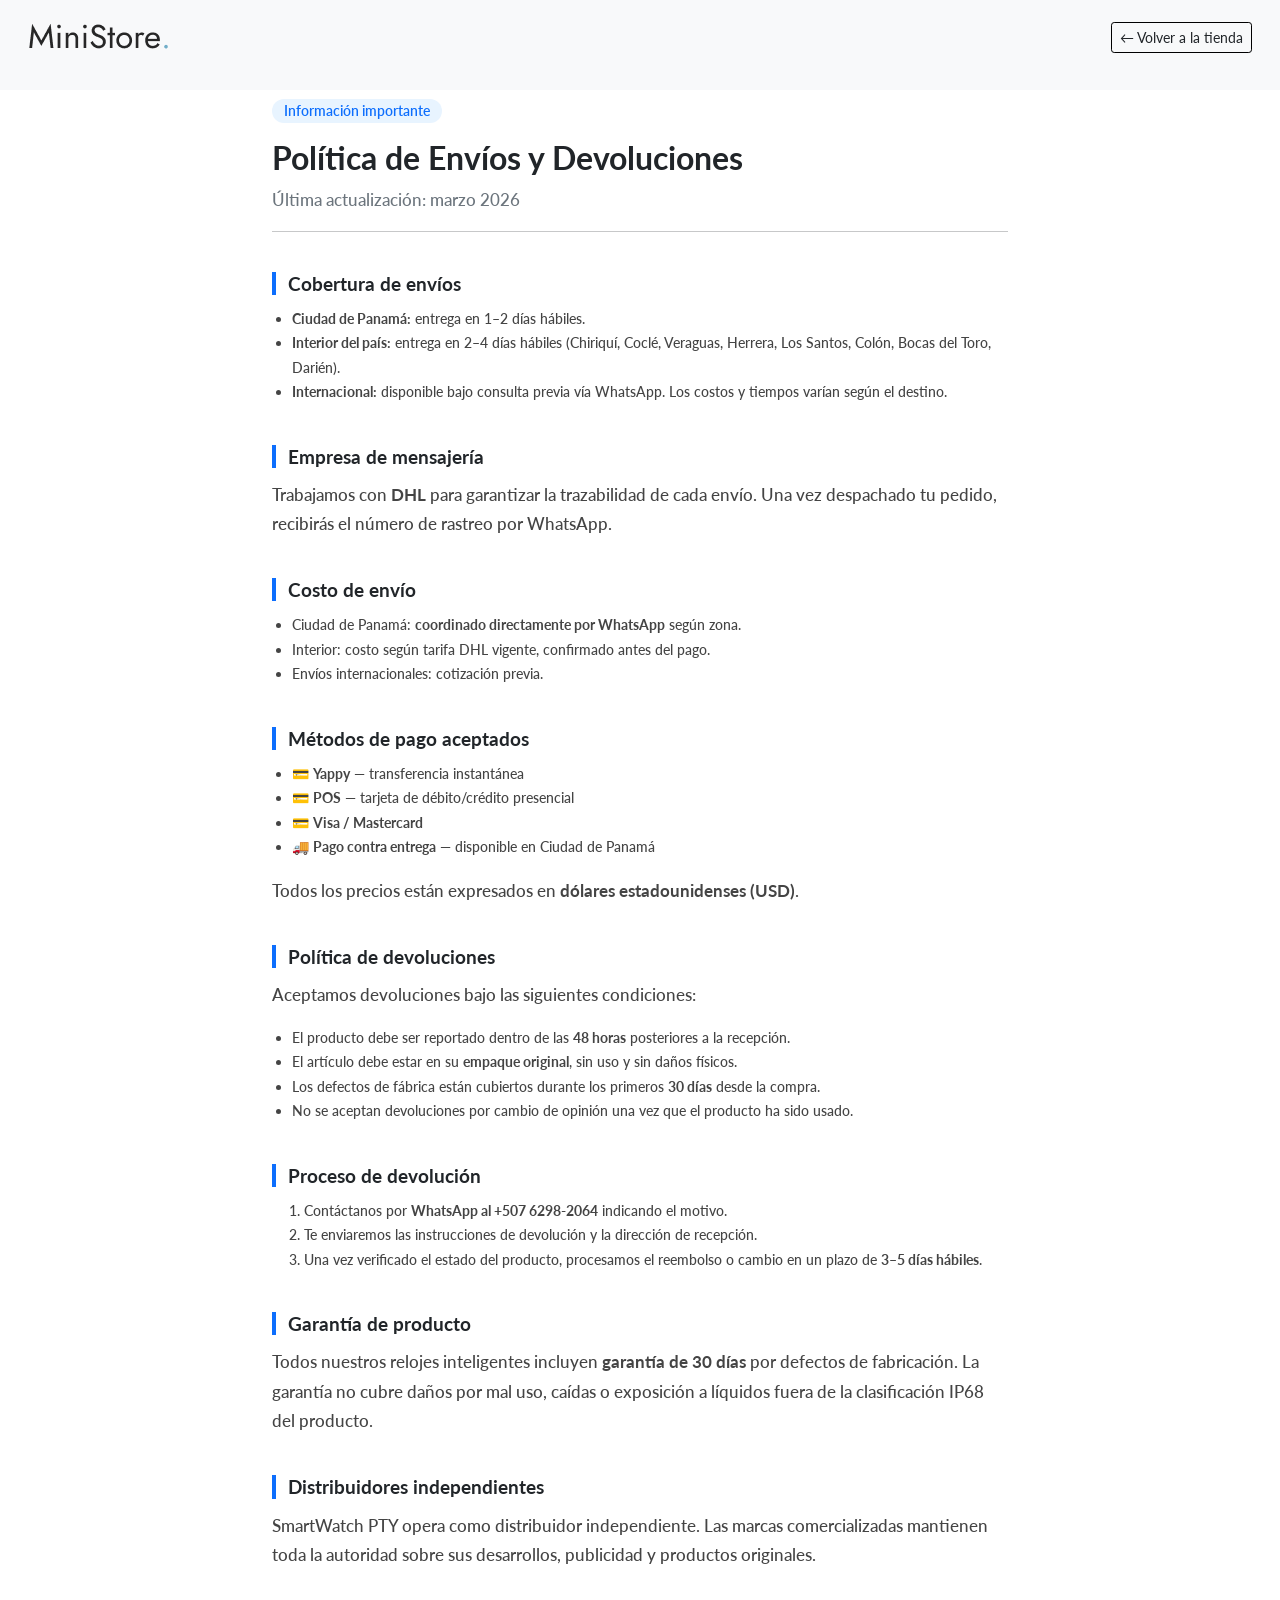
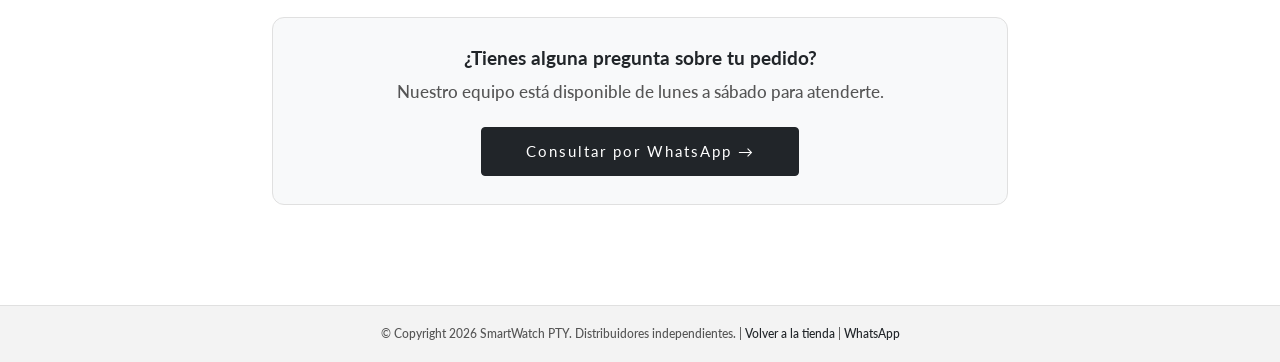
<file: envios.html>
<!DOCTYPE html>
<html lang="es">
  <head>
    <title>Política de Envíos y Devoluciones | SmartWatch PTY</title>
    <meta charset="utf-8">
    <meta name="viewport" content="width=device-width, initial-scale=1.0">
    <meta name="description" content="Conoce nuestra política de envíos, tiempos de entrega, métodos de pago y condiciones de devolución en SmartWatch PTY Panamá.">
    <link rel="stylesheet" type="text/css" href="css/bootstrap.min.css">
    <link rel="stylesheet" type="text/css" href="style.css">
    <link rel="preconnect" href="https://fonts.googleapis.com">
    <link rel="preconnect" href="https://fonts.gstatic.com" crossorigin>
    <link href="https://fonts.googleapis.com/css2?family=Jost:wght@300;400;500&family=Lato:wght@300;400;700&display=swap" rel="stylesheet">
    <script async src="https://www.googletagmanager.com/gtag/js?id=G-D5XSYPS9W0"></script>
    <script>
      window.dataLayer = window.dataLayer || [];
      function gtag(){dataLayer.push(arguments);}
      gtag('js', new Date());
      gtag('config', 'G-D5XSYPS9W0');
    </script>
    <style>
      .policy-page { padding: 100px 0 60px; }
      .policy-page h1 { font-size: 2rem; font-weight: 700; margin-bottom: 8px; }
      .policy-page h2 { font-size: 1.2rem; font-weight: 700; margin-top: 40px; margin-bottom: 12px; border-left: 4px solid #0d6efd; padding-left: 12px; }
      .policy-page p, .policy-page li { color: #444; line-height: 1.75; }
      .policy-page ul { padding-left: 20px; }
      .policy-page .badge-info { background: #e8f4ff; color: #0d6efd; padding: 4px 12px; border-radius: 999px; font-size: 0.85rem; font-weight: 600; }
      .policy-cta { background: #f8f9fa; border: 1px solid #e0e0e0; border-radius: 12px; padding: 28px; text-align: center; margin-top: 48px; }
      .policy-cta h3 { font-size: 1.2rem; font-weight: 700; margin-bottom: 8px; }
      .policy-cta p { color: #555; margin-bottom: 20px; }
    </style>
  </head>
  <body>

    <!-- NAVBAR -->
    <header id="header" class="site-header header-scrolled position-fixed text-black bg-light">
      <nav id="header-nav" class="navbar navbar-expand-lg px-3 mb-3">
        <div class="container-fluid">
          <a class="navbar-brand" href="index.html">
            <img src="images/main-logo.png" class="logo" loading="lazy" alt="SmartWatch PTY">
          </a>
          <div class="ms-auto">
            <a href="index.html" class="btn btn-sm btn-outline-dark">← Volver a la tienda</a>
          </div>
        </div>
      </nav>
    </header>

    <main class="policy-page">
      <div class="container">
        <div class="row justify-content-center">
          <div class="col-lg-8">

            <span class="badge-info">Información importante</span>
            <h1 class="mt-3">Política de Envíos y Devoluciones</h1>
            <p class="text-muted">Última actualización: marzo 2026</p>
            <hr>

            <!-- ENVÍOS -->
            <h2>Cobertura de envíos</h2>
            <ul>
              <li><strong>Ciudad de Panamá:</strong> entrega en 1–2 días hábiles.</li>
              <li><strong>Interior del país:</strong> entrega en 2–4 días hábiles (Chiriquí, Coclé, Veraguas, Herrera, Los Santos, Colón, Bocas del Toro, Darién).</li>
              <li><strong>Internacional:</strong> disponible bajo consulta previa vía WhatsApp. Los costos y tiempos varían según el destino.</li>
            </ul>

            <h2>Empresa de mensajería</h2>
            <p>Trabajamos con <strong>DHL</strong> para garantizar la trazabilidad de cada envío. Una vez despachado tu pedido, recibirás el número de rastreo por WhatsApp.</p>

            <h2>Costo de envío</h2>
            <ul>
              <li>Ciudad de Panamá: <strong>coordinado directamente por WhatsApp</strong> según zona.</li>
              <li>Interior: costo según tarifa DHL vigente, confirmado antes del pago.</li>
              <li>Envíos internacionales: cotización previa.</li>
            </ul>

            <!-- MÉTODOS DE PAGO -->
            <h2>Métodos de pago aceptados</h2>
            <ul>
              <li>💳 <strong>Yappy</strong> — transferencia instantánea</li>
              <li>💳 <strong>POS</strong> — tarjeta de débito/crédito presencial</li>
              <li>💳 <strong>Visa / Mastercard</strong></li>
              <li>🚚 <strong>Pago contra entrega</strong> — disponible en Ciudad de Panamá</li>
            </ul>
            <p>Todos los precios están expresados en <strong>dólares estadounidenses (USD)</strong>.</p>

            <!-- DEVOLUCIONES -->
            <h2>Política de devoluciones</h2>
            <p>Aceptamos devoluciones bajo las siguientes condiciones:</p>
            <ul>
              <li>El producto debe ser reportado dentro de las <strong>48 horas</strong> posteriores a la recepción.</li>
              <li>El artículo debe estar en su <strong>empaque original</strong>, sin uso y sin daños físicos.</li>
              <li>Los defectos de fábrica están cubiertos durante los primeros <strong>30 días</strong> desde la compra.</li>
              <li>No se aceptan devoluciones por cambio de opinión una vez que el producto ha sido usado.</li>
            </ul>

            <h2>Proceso de devolución</h2>
            <ol>
              <li>Contáctanos por <strong>WhatsApp al +507 6298-2064</strong> indicando el motivo.</li>
              <li>Te enviaremos las instrucciones de devolución y la dirección de recepción.</li>
              <li>Una vez verificado el estado del producto, procesamos el reembolso o cambio en un plazo de <strong>3–5 días hábiles</strong>.</li>
            </ol>

            <h2>Garantía de producto</h2>
            <p>Todos nuestros relojes inteligentes incluyen <strong>garantía de 30 días</strong> por defectos de fabricación. La garantía no cubre daños por mal uso, caídas o exposición a líquidos fuera de la clasificación IP68 del producto.</p>

            <h2>Distribuidores independientes</h2>
            <p>SmartWatch PTY opera como distribuidor independiente. Las marcas comercializadas mantienen toda la autoridad sobre sus desarrollos, publicidad y productos originales.</p>

            <!-- CTA -->
            <div class="policy-cta">
              <h3>¿Tienes alguna pregunta sobre tu pedido?</h3>
              <p>Nuestro equipo está disponible de lunes a sábado para atenderte.</p>
              <a href="https://wa.me/50762982064?text=Hola,%20tengo%20una%20consulta%20sobre%20envíos%20y%20devoluciones" class="btn btn-dark btn-medium" target="_blank" rel="noreferrer">
                Consultar por WhatsApp →
              </a>
            </div>

          </div>
        </div>
      </div>
    </main>

    <!-- FOOTER -->
    <div id="trust-signals" style="background:#f3f3f3; border-top:1px solid #e0e0e0; padding:18px 0; margin-top:40px;">
      <div class="container text-center">
        <p style="margin:0; font-size:0.85em; color:#555;">
          © Copyright 2026 SmartWatch PTY. Distribuidores independientes. |
          <a href="index.html">Volver a la tienda</a> |
          <a href="https://wa.me/50762982064">WhatsApp</a>
        </p>
      </div>
    </div>

    <script type="text/javascript" src="js/bootstrap.bundle.min.js"></script>
  </body>
</html>
</file>
<file: style.css>
/*
Theme Name: Ministore
Theme URI: 
Author: 
Author URI: 
Description: Ministore is specially designed product packaged for Ministore by Moksha.
Version: 
*/

/*--------------------------------------------------------------
This is main CSS file that contains custom style rules used in this template
--------------------------------------------------------------*/

/*------------------------------------*\
    Table of contents
\*------------------------------------*/

/*------------------------------------------------

CSS STRUCTURE:

    
/*--------------------------------------------------------------
/** 1. VARIABLES
--------------------------------------------------------------*/
:root {
  --accent-color:             #717171;
  --white-color:              #fff;
  --black-color:              #000;
  --gray-color:               #F3F3F3;
  --gray-color-300:           #D8D8D8;
  --gray-color-500:           #AEAEAE;
  --gray-color-800:           #3A3A3A;
  --light-gray-color:         #D7DDDF;
  --primary-color:            #72AEC8;
  --bs-primary-rgb:           114,174,200;
  --light-color:              #f8f9fa;
  --dark-color:               #212529;
  --light-blue-color:         #EDF1F3;
  --navbar-color-color:       #131814;
  --swiper-theme-color:       #4A4A4A;
  --swiper-pagination-color:  #4A4A4A;

}

/* on mobile devices below 600px
 */
@media screen and (max-width: 600px) {
    :root {
        --header-height : 100px;
        --header-height-min   : 80px;
    }
}

/* Fonts */
:root {
    --body-font           : "Lato", sans-serif;
    --heading-font        : "Jost", sans-serif;
}

/*----------------------------------------------*/
/* 1 GENERAL TYPOGRAPHY */
/*----------------------------------------------*/

/* 1.1 General Styles
/*----------------------------------------------*/
*, *::before, *::after {
  -webkit-box-sizing: border-box;
  -moz-box-sizing: border-box;
  box-sizing: border-box;
}
html {
  box-sizing: border-box;
}
body {
  font-family: var(--body-font);
  font-size: 14px;
  font-weight: 500;
  line-height: 1.6;
  margin: 0;
}
p {
  font-size: 1.2em;
  color: var(--gray-color-500);
}
ul.inner-list li {
   font-size: 1.2em;
}
a {
  color: var(--dark-color);
  text-decoration: none;
  transition: 0.3s color ease-out;
}
a.light {
  color: var(--light-color);
}
a:hover {
  text-decoration: none;
  color: var(--primary-color);
}

/*------------ Background Color -----------*/
.bg-gray {
    background: var(--gray-color);
}
.bg-dark {
    background: var(--dark-color);
}
.bg-light {
    background: var(--light-color);
}
.bg-light-blue {
    background: var(--light-blue-color);
}

/* - Section Padding
--------------------------------------------------------------*/
.padding-xsmall {
  padding-top: 0.5em;
  padding-bottom: 0.5em;
}
.padding-small {
  padding-top: 2em;
  padding-bottom: 2em;
}
.padding-medium {
  padding-top: 4em;
  padding-bottom: 4em;
}
.padding-large {
  padding-top: 7em;
  padding-bottom: 7em;
}
.padding-xlarge {
  padding-top: 9.5em;
  padding-bottom: 9.5em;
}

/* no padding */
.no-padding-top {
  padding-top: 0 !important;
}
.no-padding-right {
  padding-right: 0 !important;
}
.no-padding-bottom {
  padding-bottom: 0 !important;
}
.no-padding-left {
  padding-left: 0 !important;
}
.no-padding-tb {
  padding-top: 0 !important;
  padding-bottom: 0 !important;
}
.no-padding-lr {
  padding-left: 0 !important;
  padding-right: 0 !important;
}
.no-gutter {
  padding: 0 !important;
}

/* no padding and margin */
.no-padding {
  padding: 0 !important;
}
.no-margin {
  margin: 0 !important;
}

/* - Section margin
--------------------------------------------------------------*/
.margin-small {
  margin-top: 3em;
  margin-bottom: 3em;
}
.margin-medium {
  margin-top: 5em;
  margin-bottom: 5em;
}
.margin-large {
  margin-top: 7em;
  margin-bottom: 7em;
}
.margin-xlarge {
  margin-top: 9em;
  margin-bottom: 9em;
}

@media only screen and (max-width: 768px) {
  .margin-small,
  .margin-medium,
  .margin-large {
    margin-top: 1em;
    margin-bottom: 1em;
  }
}


/* - Section Title
--------------------------------------------------------------*/
h3.card-title,
h3.cart-title {
   font-size: 1.5em;
}

/* - Section width
--------------------------------------------------------------*/
.u-full-width {
    width: 100%;
    border: none;
}

/*--------------------------------------------------------------
/** 2.10 Buttons
--------------------------------------------------------------*/
/* - Button Sizes
------------------------------------------------------------- */
.btn.btn-small {
  padding: 0.8em 1.8em;
  font-size: 0.65em;
}
.btn.btn-medium {
  padding: 0.8em 2.8em;
  font-size: 1.1em;
  letter-spacing: 2px;
}
.btn.btn-large {
  padding: 2.4em 5.1em;
  font-size: 1.8em;
}

/* - Button Shapes
------------------------------------------------------------- */
.btn.btn-rounded,
.btn.btn-rounded::after {
  border-radius: 6px;
}
.btn.btn-pill,
.btn.btn-pill::after {
  border-radius: 2em;
}
/* button outline */
.btn.btn-outline-dark,
.btn.btn-outline-light,
.btn.btn-outline-accent {
  background: transparent;
  text-shadow: none;
  box-shadow: none;
}
.btn.btn-outline-dark:hover::after,
.btn.btn-outline-light:hover::after {
  background-color: transparent;
}
.btn.btn-outline-dark {
  border-color: rgba(0,0,0,1);
  color: var(--dark-color);
}
.btn.btn-outline-dark:hover {
  background: var(--dark-color);
  color: var(--light-color);
}
.btn.btn-outline-light {
  border-color: rgba(255,255,255,0.5);
  color: var(--light-color);
}
.btn.btn-outline-light:hover {
  background: var(--primary-color);
  color: var(--light-color);
  border-color: var(--primary-color);
}
.btn.btn-outline-accent {
  background: transparent;
  border-color: var(--accent-color);
  color: var(--dark-color);
}
.btn.btn-outline-accent:hover {
  border-color: var(--dark-color);
  color: var(--dark-color) !important;
}
.btn.btn-full {
  display: block;
  margin: .85em 0;
  width: 100%;
  letter-spacing: 0.12em;
}

/* no border radius */
.btn-rounded-none,
.btn-rounded-none::after {
  border-radius: 0;
}

/* - Buttons Color Scheme
------------------------------------------------------------- */
.btn.btn-normal {
  text-decoration: underline;
  border: none;
}
.btn.btn-normal:hover {
  text-decoration: none;
}
.btn.btn-accent {
  color: var(--light-color);
  background-color: var(--accent-color);
  border: none;
}
.btn.btn-accent:hover {
  color: var(--light-color) !important;
  background-color: var(--primary-color);
}
.btn.btn-black {
  background-color: var(--dark-color);
  color: var(--light-color);
  border: none;
}
.btn.btn-black:hover {
  background-color: var(--primary-color);
  color: var(--light-color);
}
.btn.btn-light {
  background-color: var(--light-color);
  color: var(--dark-color);
  border: none;
}
.btn.btn-light:hover {
  background-color: var(--primary-color);
  color: var(--light-color);
}
.btn.btn-primary {
  background: var(--primary-color);
  color: var(--light-color);
  border: none;
}
.btn.btn-primary:hover {
  background-color: var(--dark-color);
  color: var(--light-color);
}

/* - Buttons Aligns
------------------------------------------------------------- */
.btn-left {
  text-align: left;
  display: block;
}
.btn-center {
  text-align: center;
  display: block;
}
.btn-right {
  text-align: right;
  display: block;
}

/*----------------------------------------------*/
/* 2 SITE STRUCTURE */
/*----------------------------------------------*/

/* - Search Bar
------------------------------------------------------------- */
.search-box {
    background: var(--gray-color);
    position: relative;
}
.close-button {
    position: absolute;
    top: 20px;
    right: 120px;
    cursor: pointer;
    z-index: 9;
}
.search-box input.search-input {
    font-size: 1.3em;
    width: 70%;
    height: 30px;
    padding: 25px;
    border-radius: 80px;
    border-color: rgb(0 0 0 / 25%);
    background: transparent;
}
.search-box svg {
    width: 22px;
    height: 22px;
    color: var(--primary-color);
}
.search-box svg.search {
    margin-left: -50px;
}


/** Search Form
--------------------------------------------------------------*/
.search-form input[type="search"].search-field {
  border: none;
  background: #f1f1f1;
  width: 100%;
  border-radius: 50px;
  padding: 10px 40px;
}
.search-form input[type="search"].search-field::focus {
  border-color: #af9aaa;
}
.search-form button {
  position: absolute;
  top: 6px;
  right: 9px;
  background: transparent;
  border: none;
}

/** Search Popup
--------------------------------------------------------------*/
.search-popup {
  background-color: #fff;
  position: fixed;
  left: 0;
  top: 0;
  width: 100%;
  height: 100%;
  opacity: 0;
  visibility: hidden;
  z-index: 9999;
  -webkit-transition: opacity 0.3s 0s, visibility 0s 0.3s;
  -moz-transition: opacity 0.3s 0s, visibility 0s 0.3s;
  transition: opacity 0.3s 0s, visibility 0s 0.3s;
}
.search-popup.is-visible {
  opacity: 1;
  visibility: visible;
  cursor: -webkit-image-set(url("data:image/svg+xml;charset=utf8,%3Csvg xmlns='http://www.w3.org/2000/svg' width='20' height='20' viewBox='0 0 20 20'%3E%3Cpath fill='%23FFF' d='M20 1l-1-1-9 9-9-9-1 1 9 9-9 9 1 1 9-9 9 9 1-1-9-9'/%3E%3C/svg%3E") 1x, url("data:image/svg+xml;charset=utf8,%3Csvg xmlns='http://www.w3.org/2000/svg' width='20' height='20' viewBox='0 0 20 20'%3E%3Cpath fill='%23000' d='M20 1l-1-1-9 9-9-9-1 1 9 9-9 9 1 1 9-9 9 9 1-1-9-9'/%3E%3C/svg%3E") 2x), pointer;
  cursor: url("data:image/svg+xml;charset=utf8,%3Csvg xmlns='http://www.w3.org/2000/svg' width='20' height='20' viewBox='0 0 20 20'%3E%3Cpath fill='%23000' d='M20 1l-1-1-9 9-9-9-1 1 9 9-9 9 1 1 9-9 9 9 1-1-9-9'/%3E%3C/svg%3E"), pointer;
  -webkit-transition: opacity 0.3s 0s, visibility 0s 0s;
  -moz-transition: opacity 0.3s 0s, visibility 0s 0s;
  transition: opacity 0.3s 0s, visibility 0s 0s;
}
.search-popup-container {
  background-color: transparent;
  position: relative;
  top: 50%;
  margin: 0 auto;
  padding: 0;
  width: 90%;
  max-width: 800px;
  text-align: center;
  box-shadow: none;
  cursor: default;
  -webkit-transform: translateY(-40px);
  transform: translateY(-40px);
  -webkit-backface-visibility: hidden;
  -webkit-transition-property: -webkit-transform;
  transition-property: transform;
  -webkit-transition-duration: 0.3s;
  transition-duration: 0.3s;
}
.is-visible .search-popup-container {
  -webkit-transform: translateY(-50%);
  transform: translateY(-50%);
}
.search-popup-form {
  position: relative;
  margin: 0 0 3em 0;
}
.search-popup-form .form-control {
  padding: 0 0 .375em 0;
  font-size: 2em;
}
.search-popup-form #search-popup-submit {
  display: none;
}
.search-popup .search-popup-close {
  display: block;
  position: absolute;
  top: 2em;
  right: 2em;
  margin: -0.5em;
  padding: 0.5em;
  line-height: 0;
}
.search-popup .search-popup-close:hover {
  -webkit-transform: rotate(90deg);
  -ms-transform: rotate(90deg);
  transform: rotate(90deg);
}
.search-popup .search-popup-close i {
  display: block;
  position: relative;
  width: 1em;
  height: 1em;
  fill: rgba(0,0,0,0.5);
}
.search-popup .search-popup-close:hover i {
  fill: rgba(0,0,0,1);
}
.search-popup .cat-list-title {
  margin-top: 40px;
  margin-bottom: 10px;
  font-size: 0.6em;
  font-weight: normal;
  text-transform: uppercase;
  letter-spacing: 0.1em;
}
.search-popup .cat-list {
  margin: 0;
  list-style-type: none;
}
.search-popup .cat-list-item {
  display: inline-block;
  margin-bottom: 0;
  letter-spacing: 0.015em;
  font-size: 2em;
}
.search-popup .cat-list-item a {
  position: relative;
}
.search-popup .cat-list-item a::after {
  background: none repeat scroll 0 0 #fff;
  content: "";
  height: 1px;
  border-bottom: 1px solid #ff9697;
  left: 0;
  opacity: 0;
  position: absolute;
  top: 100%;
  width: 100%;
  -webkit-transition: height 0.3s,opacity 0.3s,-webkit-transform 0.3s;
  transition: height 0.3s,opacity 0.3s,transform 0.3s;
  -webkit-transform: translateY(-5px);
  transform: translateY(-5px);
}
.search-popup .cat-list-item a:hover::after {
  height: 1px;
  opacity: 1;
  -webkit-transform: translateY(2px);
  transform: translateY(2px);
}
.search-popup .cat-list-item::after {
  content: "/";
  padding: 0 5px;
  line-height: 1;
  color: rgba(0, 0, 0, 0.5);
  vertical-align: text-top;
}
.search-popup .cat-list-item:last-child::after {
  display: none;
}

@media only screen and (max-width: 991px) {
  .search-popup .cat-list-item,
  .search-popup-form .form-control {
    font-size: 1.425em;
  }
}
@media only screen and (max-width: 767px) {
.search-popup .search-popup-close {
    top: 1em;
    right: 1em;
  }
}
@media only screen and (max-width: 575px) {
  .search-popup .cat-list-item,
  .search-popup-form .form-control {
    font-size: 1.125em;
  }
  .search-popup .search-popup-close {
    top: 1em;
    right: 1em;
  }
}

.search-popup input[type="search"] {
  font-size: 24px;
  height: 60px;
  padding: 26px;
}
.search-popup .search-form button {
  top: 12px;
  right: 15px;
}
.search-popup .search-form button svg {
  height: 28px;
  width: 28px;
}


/* 1. Header
/*----------------------------------------------*/
.site-header {
    position: fixed;
    width: 100%;
    z-index: 10;
    transition: background 0.3s ease-out;
}
.navbar-toggler svg.navbar-icon {
    width: 50px;
    height: 50px;
}
.navbar-nav .nav-item a.nav-link {
    color: var(--accent-color);
}
.navbar-nav .nav-item a.nav-link.active, 
.navbar-nav .nav-item a.nav-link:focus, 
.navbar-nav .nav-item a.nav-link:hover {
    color: var(--primary-color);
}

/*------------ Offcanvas -------------- */
#header-nav .navbar-toggler:focus {
    box-shadow: none;
}
#header-nav .offcanvas.show {
    z-index: 9999;
    background-color: var(--light-blue-color);
}
#header-nav .offcanvas-end {
    width: 500px;
}
.offcanvas.show .nav-item a.nav-link {
    font-size: 2em;
}
.offcanvas.show .offcanvas-body .navbar-nav {
    align-items: unset!important;
    padding-left: 20px;
}

/*------------ Top User Icons -----------*/
.site-header .user-items svg {
    width: 18px;
    height: 18px;
    cursor: pointer;
}

@media only screen and (max-width: 991px) {
  #navbar .user-items {
    display: none;
  }
}


/* 2. Billboard
/*----------------------------------------------*/
/*------------Swiper Arrow -----------*/
#billboard .swiper-arrow {
    position: absolute;
    top: 0;
    bottom: 0;
    z-index: 2;
    display: flex;
    align-items: center;
}
.swiper-icon.swiper-arrow svg {
    fill: var(--light-gray-color);
}
.swiper-icon.swiper-arrow:hover svg,
.swiper-icon.swiper-arrow:focus svg {
    fill: var(--primary-color);
}
#billboard .swiper-arrow.swiper-arrow-prev {
    left: 0;
}
#billboard .swiper-arrow.swiper-arrow-next {
    right: 0;
}

@media only screen and (max-width: 767px) {
  #billboard .banner-content {
      margin-top: 180px;
  }
  #billboard .image-holder {
      margin-top: -340px;
      opacity: 0.3;
  }
  #billboard .swiper-arrow {
      top: auto;
      bottom: 20px;
  }
}
@media only screen and (max-width: 480px) {
  #billboard .banner-content {
      margin-top: 140px;
  }
  #billboard .image-holder {
      margin-top: -260px;
  }
  #billboard .banner-content h1 {
      font-size: 1.8rem;
      padding-bottom: 1.5rem !important;
  }
}

/* 3. Icon Box - Company Services
/*----------------------------------------------*/
.icon-box .icon-box-icon svg {
    width: 26px;
    height: 26px;
    fill: var(--primary-color);
}

@media only screen and (max-width: 991px) {
  #company-services .icon-box {
    flex-wrap: wrap;
  }
}

/* 4. Product
/*----------------------------------------------*/
.product-store .product-card .cart-concern {
    bottom: 75px;
    width: 100%;
    display: flex;
    justify-content: center;
    cursor: pointer;
    text-transform: uppercase;
    transition: all 0.3s ease-out;
    opacity: 0;
}
.product-store .product-card:hover .cart-concern {
    bottom: 90px;
    opacity: 1;
}
.product-card .cart-concern svg {
    width: 16px;
    height: 16px;
    fill: var(--light-color);
    margin-left: 9px;
}
.product-card .card-detail span {
    font-size: 1.5em;
}

@media only screen and (max-width: 575px) {
  .product-store .product-card .card-detail {
      padding: 10px;
  }
}

/*------------Swiper Pagination -----------*/
.product-store .swiper-pagination.swiper-pagination-clickable.swiper-pagination-bullets.swiper-pagination-horizontal {
    bottom: 35px;
}
.swiper-pagination span.swiper-pagination-bullet {
    width: 15px;
    height: 15px;
}

/* 5. Testimonial
/*----------------------------------------------*/
#testimonials {
    background-color: var(--gray-color);
}
.review-item {
    background-color: var(--white-color);
    border-radius: 12px;
    padding: 2rem 2.5rem;
    box-shadow: 0 2px 16px rgba(0,0,0,0.07);
    margin: 0 auto 1.5rem;
}
.review-item blockquote {
    font-size: 1.05em;
    font-weight: 400;
    font-style: italic;
    line-height: 1.7;
    color: var(--gray-color-800);
    margin-bottom: 1.2rem;
    border: none;
    padding: 0;
}
.rating {
    display: flex;
    justify-content: center;
    gap: 3px;
    margin-bottom: 0.75rem;
}
.rating svg.star {
    width: 18px;
    height: 18px;
    fill: #f5a623;
}
.author-detail .name {
    font-size: 0.85em;
    font-weight: 700;
    letter-spacing: 0.08em;
    color: var(--gray-color-800);
}
#testimonials .swiper-arrow svg {
    width: 45px;
    height: 45px;
    fill: var(--light-gray-color);
}
.review-content .swiper-arrow {
    top: 0;
    bottom: 0;
    z-index: 2;
}
.review-content .swiper-arrow.swiper-arrow-next {
    right: 0;
}
.review-content .quotation svg.quote {
    color: var(--primary-color);
    width: 40px;
    height: 40px;
    margin-bottom: 1rem;
}
.testimonial-swiper .swiper-pagination {
    position: relative;
    margin-top: 1.5rem;
}

@media only screen and (max-width: 767px) {
  .review-item {
      padding: 1.5rem 1.2rem;
  }
  .review-item blockquote {
      font-size: 0.97em;
  }
  .review-content .swiper-arrow {
      bottom: -420px;
  }
}

/* 5.5 CTA inline link
/*----------------------------------------------*/
a.cta {
  display: inline-block;
  margin-top: 6px;
  font-size: 0.85em;
  font-weight: 600;
  color: var(--primary-color);
  text-decoration: underline;
  text-underline-offset: 3px;
  transition: color 0.2s ease;
}
a.cta:hover {
  color: var(--dark-color);
}

/* 5.6 Yearly Sale Section
/*----------------------------------------------*/
#yearly-sale .text-content {
  padding-left: 1rem;
  padding-right: 1rem;
}
@media only screen and (max-width: 991px) {
  #yearly-sale .text-content {
    margin-left: 0 !important;
    offset: 0 !important;
  }
}
@media only screen and (max-width: 767px) {
  #yearly-sale {
    background-position: center !important;
    padding-top: 4em;
    padding-bottom: 4em;
  }
  #yearly-sale .text-content {
    margin-left: 0 !important;
    padding-left: 1rem;
  }
  #yearly-sale h2.display-2 {
    font-size: 2rem;
    padding-bottom: 1.5rem !important;
  }
}

/* 6. Subscribe
/*----------------------------------------------*/
.subscribe-content p {
   color: var(--gray-color-500);
}

@media only screen and (max-width: 1199px) {
  .subscription-form input.form-control,
  .subscription-form button {
      width: 100%;
      margin-bottom: 10px;
  }
}

/* 7. Instagram
/*----------------------------------------------*/
#instagram figure.instagram-item {
    width: 20%;
}
figure.instagram-item img.insta-image {
    width: 100%;
    height: 100%;
    object-fit: cover;
}
.instagram-item .icon-overlay {
    top: 30px;
    left: 0;
    width: 100%;
    height: auto;
    color: var(--light-color);
    opacity: 0;
    transition: 0.9s ease-out;
}
.instagram-item:hover .icon-overlay {
    top: 0;
    opacity: 1;
}
.instagram-item .icon-overlay svg.instagram {
    height: 50px;
}

@media only screen and (max-width: 767px) {
  #instagram figure.instagram-item {
      width: 30%;
  }
}

@media only screen and (max-width: 501px) {
  #instagram figure.instagram-item {
      width: 100%;
  }
}

/* 8. Footer
/*----------------------------------------------*/
/*------------ Social Icon -----------*/
.social-links svg {
    width: 20px;
    height: 20px;
    color: var(--light-gray-color);
}
.social-links svg:hover {
    color: var(--primary-color);
}
.social-links li {
  padding-right: 30px;
}


/* 9. About Us Page
/*----------------------------------------------*/
/*------------ Video Icon -----------*/
.video-item a {
    top: 0;
    right: 0;
    bottom: 0;
    left: 0;
}
.video-item svg.video-player {
    width: 80px;
    height: 80px;
    padding: 19px;
    border-radius: 50%;
}

/* - Shop Page
--------------------------------------------------------------*/
/* ----------- Search Bar -----------*/
.shopify-grid select#input-sort {
    font-size: 1.2em;
    color: var(--dark-grey-color);
    border: none;
    padding: 0;
    text-align: center;
}

/* ----------- SideBar -----------*/
.sidebar input.search-field {
    width: 290px;
    height: 50px;
    box-shadow: 5px 5px 15px 5px #eee;
    border: 1px solid #eee;
    padding-left: 20px;
    outline-offset: 0;
}
.sidebar .search-icon {
    padding: 14px;
}
.sidebar svg.search {
    width: 20px;
    height: 20px;
}
.sidebar h5.widget-title {
    font-size: 1.4em;
    margin-bottom: 15px;
}
.sidebar .sidebar-list li {
    font-size: 1.2em;
}
.sidebar .sidebar-list li a {
    color: var(--dark-30);
}
.sidebar .sidebar-list li a:hover {
    color: var(--primary-color);
}

@media only screen and (max-width: 991px) {
  .widget-search-bar form {
      flex-wrap: wrap;
  }
}

/* ----------- Pagination -----------*/
.paging-navigation .pagination .page-numbers {
    font-size: 1.4em;
    color: var(--gray-color-500);
}
.paging-navigation .pagination .page-numbers:hover {
    color: var(--primary-color);
}
.paging-navigation .pagination svg {
    width: 35px;
}


/* 10. Single Product Page
/*----------------------------------------------*/
/*------------ Product Info -----------*/
.product-info .rating svg.star-fill {
    fill: var(--dark-color);
}
.product-info .select-list li.select-item {
    font-size: 1.2em;
}
.product-quantity .input-group {
  width: 140px;
  gap: 2px;
}
.product-quantity #quantity {
  height: auto;
  width: 20px;
  border: none;
  margin: 0;
  padding: 0;
}
.product-quantity #quantity,
.product-quantity .btn-number {
  width: 40px;
  height: 40px;
  text-align: center;
  background: #FFFFFF;
  border: 1px solid #E2E2E2;
  border-radius: 6px;
  color: #222;
  padding: 0;
}
.single-product .cart-wrap h4.item-title {
    font-size: 1.5em;
}
.single-product .product-quantity .stock-number {
    font-size: 1.2em;
}
.meta-product h4.item-title {
    font-size: 1.2em;
}

/*------------ Product Info Tabs -----------*/
.product-info-tabs .tabs-listing button {
    font-size: 2em;
    color: var(--dark-color);
}
.product-info-tabs .nav-tabs .nav-link {
    border: none;
}
.product-info-tabs .nav-tabs .nav-item.show .nav-link, 
.product-info-tabs .nav-tabs .nav-link.active {
    color: var(--primary-color);
}


@media only screen and (max-width: 991px) {
  .product-info-tabs .tabs-listing button {
      font-size: 1.2em;
      padding-right: 20px!important;
  }
}


/* 10. Cart Page
-----------------------------------------------------*/
.shopify-cart .card-price .money {
    font-size: 1.5em;
}
.shopify-cart .total-price .money {
    font-size: 2.9em;
}
.total-price .cart-totals {
    font-size: 1.5em;
}
.shopify-cart .table th {
    width: 30%;
}


/* 11. Checkout Page
--------------------------------------------------------------*/
.list-group-item span {
    font-size: 1.2em;
}


/* 12. Blog Page
--------------------------------------------------------------*/
/*------------ Sidebar -----------*/
.sidebar-post-item h4.card-title {
    font-size: 1.2em;
}

/* 13. Trust Signals & Footer
--------------------------------------------------------------*/
#trust-signals {
  flex-wrap: wrap;
}
#trust-signals .col-6 {
  margin-bottom: 4px;
}
#footer-bottom .Shipping,
#footer-bottom .payment-method {
  flex-wrap: wrap;
  align-items: center;
  gap: 6px;
}
#footer-bottom .card-wrap {
  display: flex;
  flex-wrap: wrap;
  gap: 4px;
  align-items: center;
}
#footer-bottom .card-wrap img {
  height: 24px;
  width: auto;
}
#footer-bottom .copyright p {
  font-size: 0.78em;
  color: var(--gray-color-800);
  line-height: 1.5;
}
@media only screen and (max-width: 767px) {
  #footer-bottom .row > div {
    margin-bottom: 12px;
  }
  #footer-bottom .Shipping,
  #footer-bottom .payment-method {
    justify-content: center;
    text-align: center;
  }
  #footer-bottom .copyright {
    text-align: center;
  }
  #trust-signals .col-6 {
    padding-top: 6px;
    padding-bottom: 6px;
  }
}

/* 14. Single Post Page
--------------------------------------------------------------*/
#single-post-navigation .post-navigation span.page-nav-title {
    font-size: 1.5em;
}
.post-navigation svg {
    width: 30px;
    height: 45px;
}
.post-navigation:hover svg,
.post-navigation:focus svg {
    fill: var(--primary-color);
}
</file>
